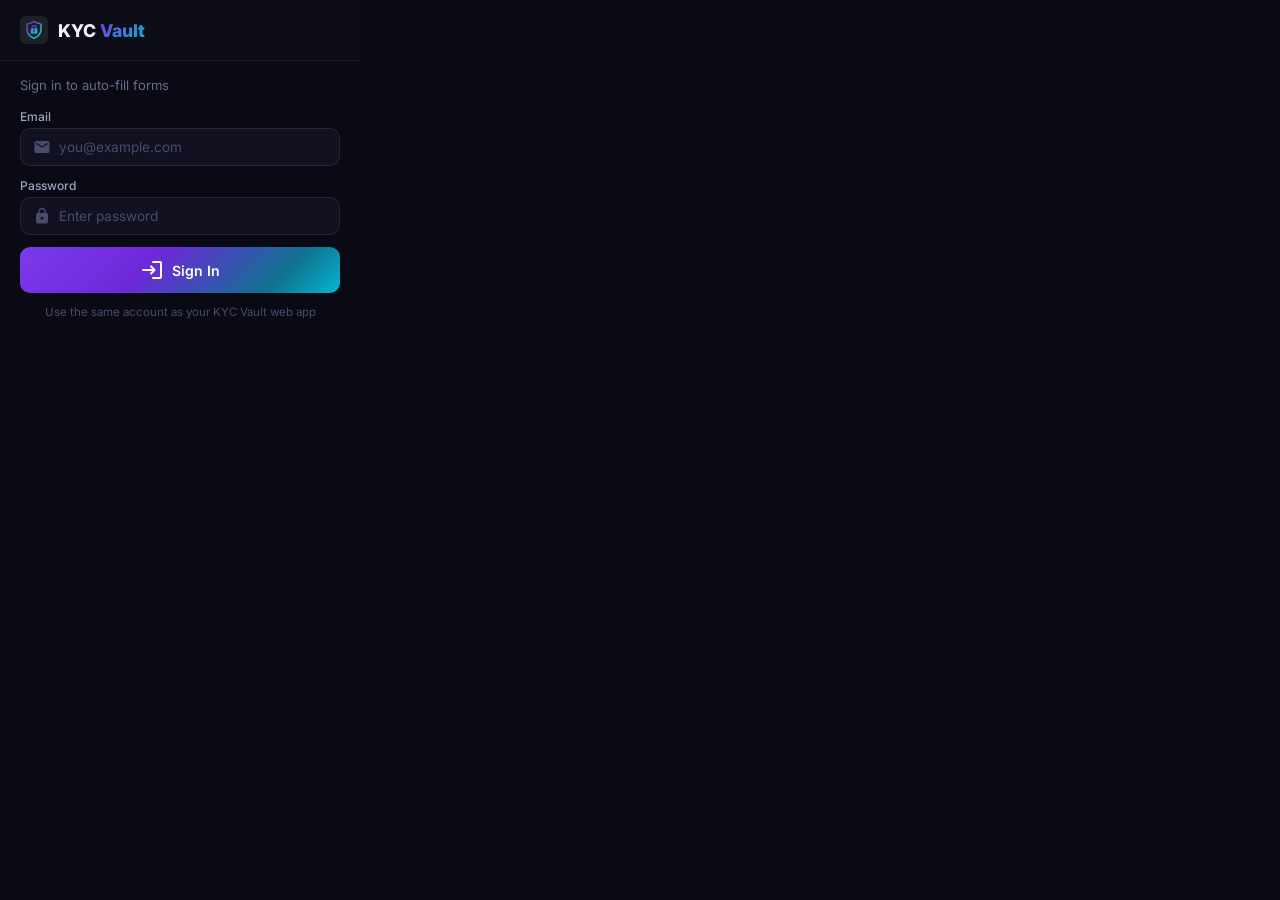
<file: gravityyyyyyfinalllllllllllllllllllllll/glitch/chrome-extension/popup.html>
<!DOCTYPE html>
<html>

<head>
    <meta charset="UTF-8">
    <link href="https://fonts.googleapis.com/css2?family=Inter:wght@400;500;600;700;800&display=swap" rel="stylesheet">
    <link href="https://fonts.googleapis.com/icon?family=Material+Icons+Round" rel="stylesheet">
    <link rel="stylesheet" href="popup.css">
</head>

<body>
    <!-- LOGIN VIEW -->
    <div id="view-login" class="view active">
        <div class="popup-header">
            <div class="logo">
                <img src="icons/icon48.png" alt="KYC Vault">
                <span>KYC <span class="accent">Vault</span></span>
            </div>
        </div>
        <div class="popup-body">
            <p class="subtitle">Sign in to auto-fill forms</p>
            <div class="form-group">
                <label>Email</label>
                <div class="input-wrap">
                    <span class="material-icons-round">mail</span>
                    <input type="email" id="login-email" placeholder="you@example.com">
                </div>
            </div>
            <div class="form-group">
                <label>Password</label>
                <div class="input-wrap">
                    <span class="material-icons-round">lock</span>
                    <input type="password" id="login-password" placeholder="Enter password">
                </div>
            </div>
            <button class="btn-primary" id="btn-login">
                <span class="material-icons-round">login</span> Sign In
            </button>
            <p class="hint">Use the same account as your KYC Vault web app</p>
        </div>
    </div>

    <!-- MAIN VIEW -->
    <div id="view-main" class="view">
        <div class="popup-header">
            <div class="logo">
                <img src="icons/icon48.png" alt="KYC Vault">
                <span>KYC <span class="accent">Vault</span></span>
            </div>
            <button class="btn-icon" id="btn-logout" title="Sign Out">
                <span class="material-icons-round">logout</span>
            </button>
        </div>
        <div class="popup-body">
            <div class="user-bar" id="user-bar">
                <div class="user-avatar" id="popup-avatar">U</div>
                <div class="user-info">
                    <span class="user-name" id="popup-name">User</span>
                    <span class="user-email" id="popup-email">user@email.com</span>
                </div>
                <span class="badge" id="popup-badge">0 fields</span>
            </div>

            <div class="action-card" id="btn-autofill">
                <div class="action-icon fill">
                    <span class="material-icons-round">bolt</span>
                </div>
                <div class="action-info">
                    <h4>Auto-Fill This Page</h4>
                    <p>Detect form fields and fill them from your vault</p>
                </div>
                <span class="material-icons-round arrow">chevron_right</span>
            </div>

            <div class="action-card" id="btn-scan">
                <div class="action-icon scan">
                    <span class="material-icons-round">search</span>
                </div>
                <div class="action-info">
                    <h4>Scan Page Fields</h4>
                    <p>Find fillable fields on the current page</p>
                </div>
                <span class="material-icons-round arrow">chevron_right</span>
            </div>

            <div class="action-card" id="btn-open-vault">
                <div class="action-icon vault">
                    <span class="material-icons-round">account_balance_wallet</span>
                </div>
                <div class="action-info">
                    <h4>Open KYC Vault</h4>
                    <p>Manage your stored identity data</p>
                </div>
                <span class="material-icons-round arrow">chevron_right</span>
            </div>

            <!-- Scan Results -->
            <div id="scan-results" class="scan-results hidden">
                <div class="scan-header">
                    <h4><span class="material-icons-round">checklist</span> Detected Fields</h4>
                    <span class="field-count" id="field-count">0 found</span>
                </div>
                <div id="field-list" class="field-list"></div>
                <button class="btn-primary" id="btn-fill-selected">
                    <span class="material-icons-round">bolt</span> Fill Selected Fields
                </button>
            </div>

            <div class="status-bar" id="status-bar">
                <span class="material-icons-round">info</span>
                <span id="status-text">Ready</span>
            </div>
        </div>
    </div>

    <script src="popup.js"></script>
</body>

</html>
</file>
<file: gravityyyyyyfinalllllllllllllllllllllll/glitch/chrome-extension/popup.css>
/* ============================================
   KYC VAULT CHROME EXTENSION - Popup Styles
   ============================================ */
* {
    margin: 0;
    padding: 0;
    box-sizing: border-box;
}

body {
    width: 360px;
    font-family: 'Inter', -apple-system, sans-serif;
    background: #0a0a14;
    color: #f0f0ff;
    overflow-x: hidden;
}

.view {
    display: none;
}

.view.active {
    display: block;
}

.hidden {
    display: none !important;
}

/* Header */
.popup-header {
    display: flex;
    align-items: center;
    justify-content: space-between;
    padding: 16px 20px;
    border-bottom: 1px solid rgba(255, 255, 255, 0.06);
    background: #0d0d18;
}

.logo {
    display: flex;
    align-items: center;
    gap: 10px;
    font-size: 1.1rem;
    font-weight: 800;
}

.logo img {
    width: 28px;
    height: 28px;
    border-radius: 6px;
}

.accent {
    background: linear-gradient(135deg, #7c3aed, #06b6d4);
    -webkit-background-clip: text;
    -webkit-text-fill-color: transparent;
}

.btn-icon {
    background: none;
    border: none;
    color: #6a6a8a;
    cursor: pointer;
    padding: 6px;
    border-radius: 8px;
    transition: 0.2s;
    display: flex;
}

.btn-icon:hover {
    color: #f0f0ff;
    background: rgba(124, 58, 237, 0.15);
}

/* Body */
.popup-body {
    padding: 16px 20px;
}

.subtitle {
    font-size: 0.82rem;
    color: #6a6a8a;
    margin-bottom: 16px;
}

/* Form */
.form-group {
    margin-bottom: 12px;
}

.form-group label {
    display: block;
    font-size: 0.75rem;
    font-weight: 500;
    color: #a0a0c0;
    margin-bottom: 4px;
}

.input-wrap {
    display: flex;
    align-items: center;
    gap: 8px;
    background: #111122;
    border: 1px solid rgba(255, 255, 255, 0.08);
    border-radius: 10px;
    padding: 0 12px;
    transition: 0.3s;
}

.input-wrap:focus-within {
    border-color: #7c3aed;
    box-shadow: 0 0 0 3px rgba(124, 58, 237, 0.2);
}

.input-wrap .material-icons-round {
    font-size: 18px;
    color: #4a4a6a;
}

.input-wrap input {
    flex: 1;
    background: transparent;
    border: none;
    outline: none;
    color: #f0f0ff;
    font-family: inherit;
    font-size: 0.85rem;
    padding: 10px 0;
}

.input-wrap input::placeholder {
    color: #4a4a6a;
}

/* Buttons */
.btn-primary {
    width: 100%;
    display: flex;
    align-items: center;
    justify-content: center;
    gap: 8px;
    padding: 11px 20px;
    background: linear-gradient(135deg, #7c3aed 0%, #6d28d9 40%, #0e7490 80%, #06b6d4 100%);
    color: white;
    border: none;
    border-radius: 10px;
    font-family: inherit;
    font-size: 0.88rem;
    font-weight: 600;
    cursor: pointer;
    transition: 0.3s;
    margin-top: 8px;
}

.btn-primary:hover {
    transform: translateY(-1px);
    box-shadow: 0 4px 20px rgba(124, 58, 237, 0.4);
}

.btn-primary:active {
    transform: translateY(0);
}

.btn-primary:disabled {
    opacity: 0.5;
    cursor: not-allowed;
    transform: none;
}

.hint {
    font-size: 0.72rem;
    color: #4a4a6a;
    text-align: center;
    margin-top: 12px;
}

/* User bar */
.user-bar {
    display: flex;
    align-items: center;
    gap: 10px;
    padding: 12px;
    background: #111122;
    border-radius: 12px;
    margin-bottom: 16px;
    border: 1px solid rgba(255, 255, 255, 0.04);
}

.user-avatar {
    width: 36px;
    height: 36px;
    border-radius: 8px;
    background: linear-gradient(135deg, #7c3aed, #06b6d4);
    display: flex;
    align-items: center;
    justify-content: center;
    font-weight: 700;
    font-size: 0.82rem;
    flex-shrink: 0;
}

.user-info {
    flex: 1;
    min-width: 0;
}

.user-name {
    display: block;
    font-size: 0.85rem;
    font-weight: 600;
    white-space: nowrap;
    overflow: hidden;
    text-overflow: ellipsis;
}

.user-email {
    display: block;
    font-size: 0.7rem;
    color: #6a6a8a;
}

.badge {
    font-size: 0.68rem;
    font-weight: 600;
    padding: 4px 8px;
    border-radius: 20px;
    background: rgba(16, 185, 129, 0.15);
    color: #10b981;
    white-space: nowrap;
}

/* Action Cards */
.action-card {
    display: flex;
    align-items: center;
    gap: 12px;
    padding: 14px;
    background: #13131f;
    border: 1px solid rgba(255, 255, 255, 0.04);
    border-radius: 12px;
    margin-bottom: 8px;
    cursor: pointer;
    transition: 0.3s;
}

.action-card:hover {
    border-color: rgba(124, 58, 237, 0.3);
    background: #18182e;
    transform: translateX(2px);
}

.action-icon {
    width: 40px;
    height: 40px;
    border-radius: 10px;
    display: flex;
    align-items: center;
    justify-content: center;
    flex-shrink: 0;
}

.action-icon.fill {
    background: rgba(124, 58, 237, 0.15);
    color: #8b5cf6;
}

.action-icon.scan {
    background: rgba(6, 182, 212, 0.15);
    color: #22d3ee;
}

.action-icon.vault {
    background: rgba(245, 158, 11, 0.15);
    color: #f59e0b;
}

.action-icon .material-icons-round {
    font-size: 22px;
}

.action-info {
    flex: 1;
}

.action-info h4 {
    font-size: 0.85rem;
    font-weight: 600;
    margin-bottom: 2px;
}

.action-info p {
    font-size: 0.72rem;
    color: #6a6a8a;
}

.arrow {
    color: #4a4a6a;
    font-size: 20px;
}

/* Scan Results */
.scan-results {
    margin-top: 12px;
}

.scan-header {
    display: flex;
    align-items: center;
    justify-content: space-between;
    margin-bottom: 10px;
}

.scan-header h4 {
    font-size: 0.82rem;
    font-weight: 600;
    display: flex;
    align-items: center;
    gap: 6px;
}

.scan-header h4 .material-icons-round {
    font-size: 18px;
    color: #8b5cf6;
}

.field-count {
    font-size: 0.72rem;
    color: #10b981;
    font-weight: 600;
}

.field-list {
    max-height: 200px;
    overflow-y: auto;
    display: flex;
    flex-direction: column;
    gap: 4px;
}

.field-item {
    display: flex;
    align-items: center;
    gap: 10px;
    padding: 8px 12px;
    background: #111122;
    border-radius: 8px;
    font-size: 0.8rem;
    transition: 0.2s;
}

.field-item:hover {
    background: #16162a;
}

.field-item input[type="checkbox"] {
    accent-color: #7c3aed;
    width: 16px;
    height: 16px;
    cursor: pointer;
}

.field-item .field-name {
    flex: 1;
    color: #a0a0c0;
}

.field-item .field-value {
    max-width: 120px;
    font-weight: 500;
    color: #f0f0ff;
    white-space: nowrap;
    overflow: hidden;
    text-overflow: ellipsis;
}

.field-item .field-match {
    font-size: 0.68rem;
    color: #10b981;
}

.field-item .field-nomatch {
    font-size: 0.68rem;
    color: #6a6a8a;
}

/* Status Bar */
.status-bar {
    display: flex;
    align-items: center;
    gap: 8px;
    padding: 10px 14px;
    background: rgba(124, 58, 237, 0.08);
    border-radius: 10px;
    margin-top: 14px;
    font-size: 0.75rem;
    color: #a0a0c0;
}

.status-bar .material-icons-round {
    font-size: 16px;
    color: #8b5cf6;
}

.status-bar.success {
    background: rgba(16, 185, 129, 0.1);
}

.status-bar.success .material-icons-round {
    color: #10b981;
}

.status-bar.error {
    background: rgba(239, 68, 68, 0.1);
}

.status-bar.error .material-icons-round {
    color: #ef4444;
}

/* Scrollbar */
::-webkit-scrollbar {
    width: 4px;
}

::-webkit-scrollbar-track {
    background: transparent;
}

::-webkit-scrollbar-thumb {
    background: #7c3aed;
    border-radius: 10px;
}

/* Loading spinner */
.spinner {
    width: 16px;
    height: 16px;
    border: 2px solid rgba(255, 255, 255, 0.2);
    border-top-color: white;
    border-radius: 50%;
    animation: spin 0.6s linear infinite;
}

@keyframes spin {
    to {
        transform: rotate(360deg);
    }
}
</file>
